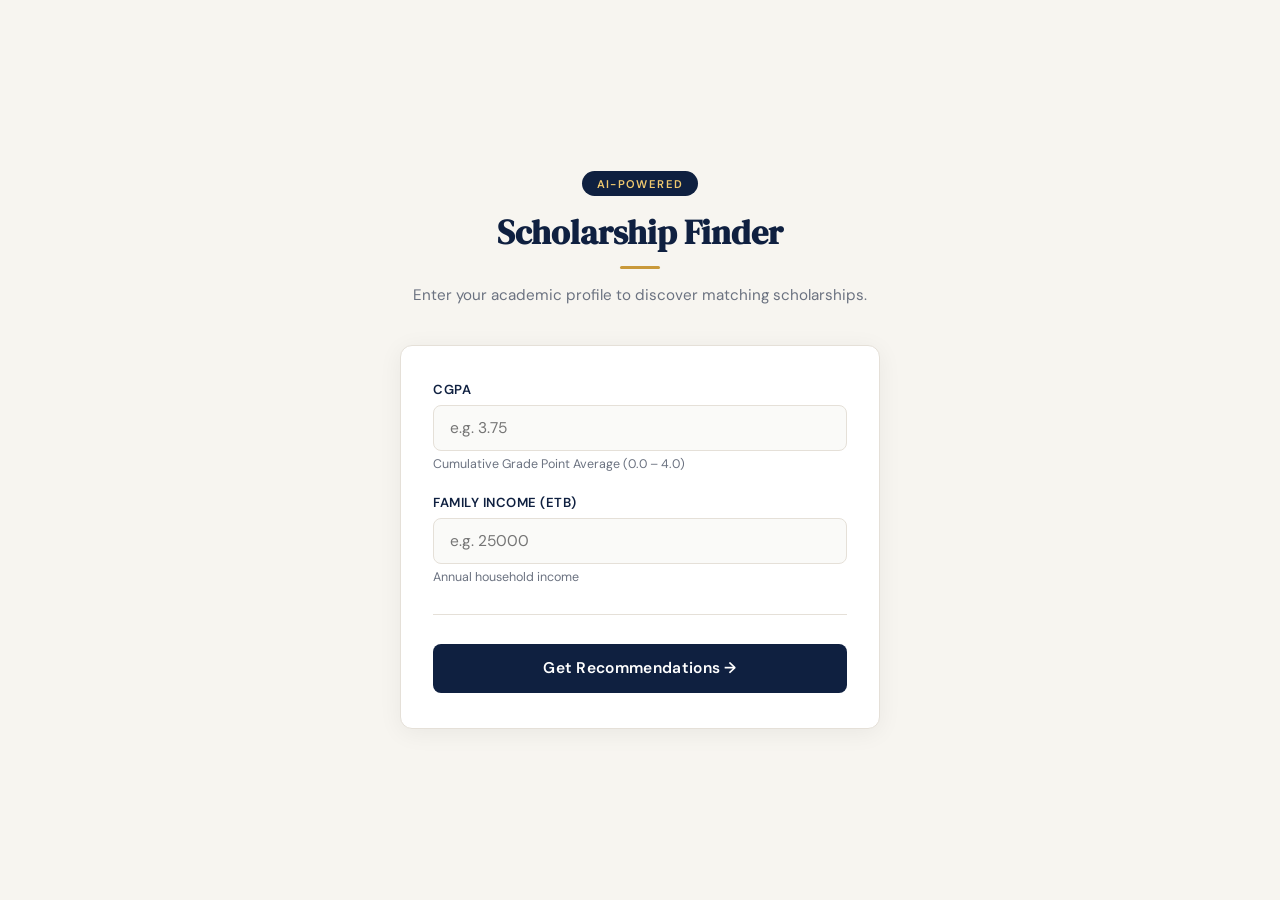
<file: app/templates/index.html>
<!DOCTYPE html>
<html lang="en">
<head>
    <meta charset="UTF-8">
    <meta name="viewport" content="width=device-width, initial-scale=1.0">
    <title>Scholarship Recommendation</title>
    <link href="https://fonts.googleapis.com/css2?family=DM+Serif+Display&family=DM+Sans:wght@400;500;600&display=swap" rel="stylesheet">
    <style>
        *, *::before, *::after { box-sizing: border-box; margin: 0; padding: 0; }

        :root {
            --navy: #0f2040;
            --gold: #c9993a;
            --gold-light: #f0c96e;
            --bg: #f7f5f0;
            --card: #ffffff;
            --text: #1a1a2e;
            --muted: #6b7280;
            --border: #e5e0d8;
            --radius: 12px;
        }

        body {
            font-family: 'DM Sans', sans-serif;
            background: var(--bg);
            min-height: 100vh;
            display: flex;
            align-items: center;
            justify-content: center;
            padding: 2rem;
        }

        .wrapper {
            width: 100%;
            max-width: 480px;
        }

        .header {
            text-align: center;
            margin-bottom: 2.5rem;
        }

        .badge {
            display: inline-block;
            background: var(--navy);
            color: var(--gold-light);
            font-size: 0.7rem;
            font-weight: 600;
            letter-spacing: 0.12em;
            text-transform: uppercase;
            padding: 0.35rem 0.9rem;
            border-radius: 999px;
            margin-bottom: 1rem;
        }

        .header h1 {
            font-family: 'DM Serif Display', serif;
            font-size: 2.1rem;
            color: var(--navy);
            line-height: 1.2;
            margin-bottom: 0.5rem;
        }

        .header p {
            color: var(--muted);
            font-size: 0.95rem;
        }

        .card {
            background: var(--card);
            border: 1px solid var(--border);
            border-radius: var(--radius);
            padding: 2.2rem 2rem;
            box-shadow: 0 4px 24px rgba(0,0,0,0.06);
        }

        .field {
            margin-bottom: 1.4rem;
        }

        label {
            display: block;
            font-size: 0.82rem;
            font-weight: 600;
            color: var(--navy);
            letter-spacing: 0.04em;
            text-transform: uppercase;
            margin-bottom: 0.45rem;
        }

        input[type="number"], input[type="text"] {
            width: 100%;
            padding: 0.75rem 1rem;
            border: 1.5px solid var(--border);
            border-radius: 8px;
            font-family: 'DM Sans', sans-serif;
            font-size: 0.97rem;
            color: var(--text);
            background: #fafaf8;
            transition: border-color 0.2s, box-shadow 0.2s;
            outline: none;
        }

        input:focus {
            border-color: var(--gold);
            box-shadow: 0 0 0 3px rgba(201,153,58,0.15);
            background: #fff;
        }

        .hint {
            font-size: 0.78rem;
            color: var(--muted);
            margin-top: 0.3rem;
        }

        .divider {
            border: none;
            border-top: 1px solid var(--border);
            margin: 1.8rem 0;
        }

        button[type="submit"] {
            width: 100%;
            padding: 0.9rem;
            background: var(--navy);
            color: #fff;
            font-family: 'DM Sans', sans-serif;
            font-size: 0.97rem;
            font-weight: 600;
            border: none;
            border-radius: 8px;
            cursor: pointer;
            letter-spacing: 0.02em;
            transition: background 0.2s, transform 0.1s;
        }

        button[type="submit"]:hover {
            background: #1a3560;
        }

        button[type="submit"]:active {
            transform: scale(0.99);
        }

        .accent-line {
            width: 40px;
            height: 3px;
            background: var(--gold);
            border-radius: 2px;
            margin: 0.8rem auto 0;
        }
    </style>
</head>
<body>
    <div class="wrapper">
        <div class="header">
            <span class="badge">AI-Powered</span>
            <h1>Scholarship Finder</h1>
            <div class="accent-line"></div>
            <p style="margin-top:1rem;">Enter your academic profile to discover matching scholarships.</p>
        </div>

        <div class="card">
            <form action="/recommend" method="post">
                <div class="field">
                    <label for="cgpa">CGPA</label>
                    <input type="text" id="cgpa" name="cgpa" placeholder="e.g. 3.75" required>
                    <div class="hint">Cumulative Grade Point Average (0.0 – 4.0)</div>
                </div>

                <div class="field">
                    <label for="income">Family Income (ETB)</label>
                    <input type="text" id="income" name="income" placeholder="e.g. 25000" required>
                    <div class="hint">Annual household income</div>
                </div>

                <hr class="divider">

                <button type="submit">Get Recommendations &rarr;</button>
            </form>
        </div>
    </div>
</body>
</html>
</file>
